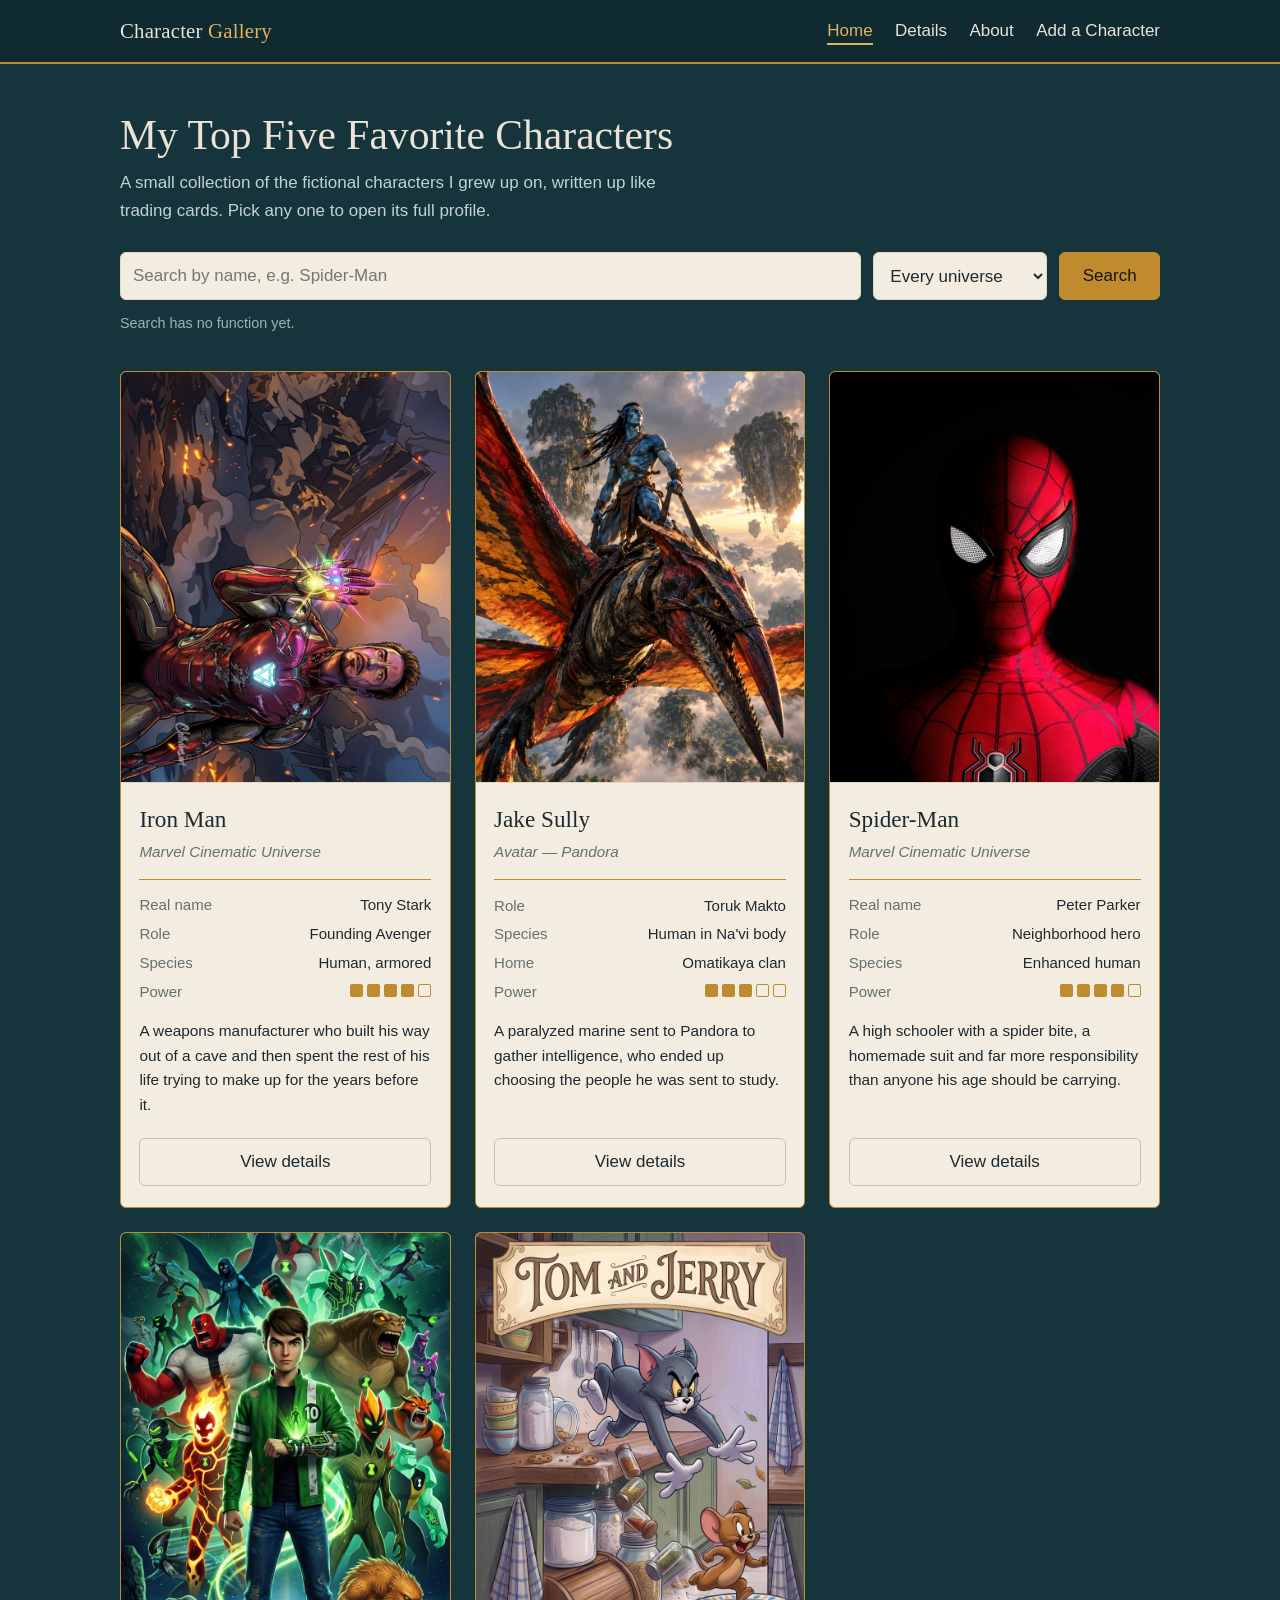
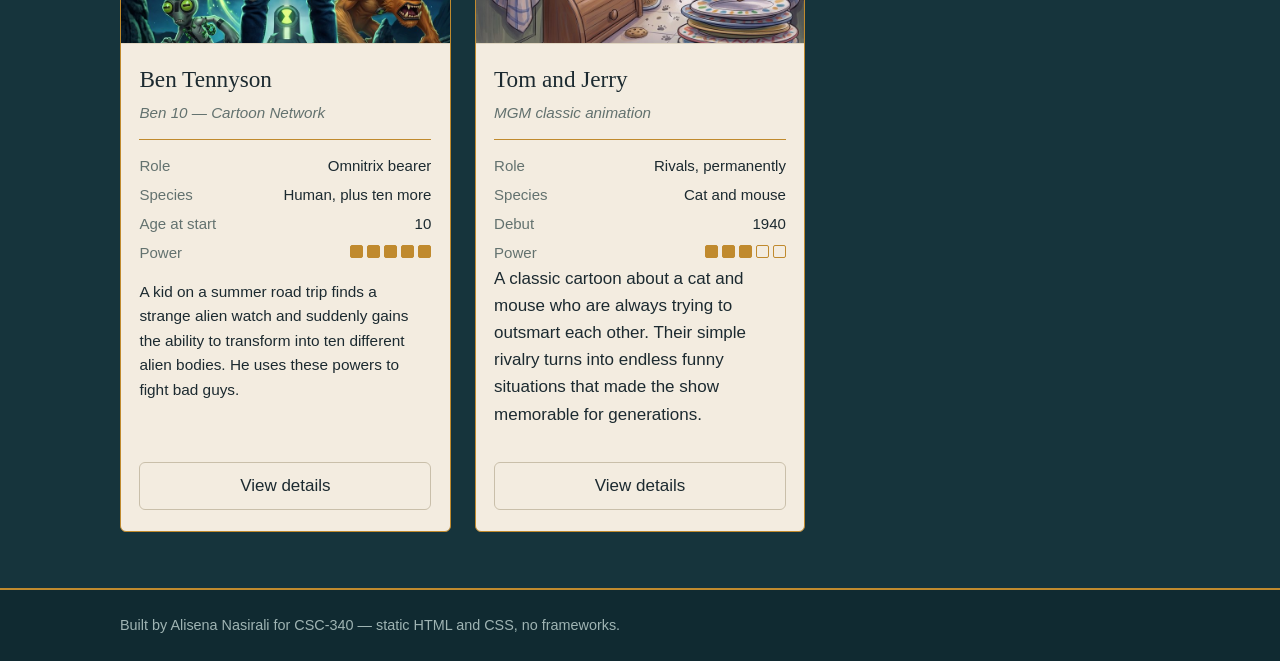
<file: index.html>
<!DOCTYPE html>
<html lang="en">

<head>
    <meta charset="UTF-8">
    <meta name="viewport" content="width=device-width, initial-scale=1">
    <title>Home | Character Gallery</title>
    <link rel="stylesheet" href="style.css">
</head>

<body>

    <!-- Navigation: the same on all four pages -->
    <header class="topbar">
        <div class="wrap">
            <a class="brand" href="index.html">Character <span>Gallery</span></a>
            <nav>
                <ul class="nav-links">
                    <li><a class="here" href="index.html">Home</a></li>
                    <li><a href="detail.html">Details</a></li>
                    <li><a href="about.html">About</a></li>
                    <li><a href="new-character-form.html">Add a Character</a></li>
                </ul>
            </nav>
        </div>
    </header>

    <main class="wrap">

        <div class="page-head">
            <h1>My Top Five Favorite Characters</h1>
            <p>A small collection of the fictional characters I grew up on, written up
                like trading cards. Pick any one to open its full profile.</p>
        </div>

        <!-- Search and filter. No backend and no JavaScript yet, so nothing happens. -->
        <form class="finder" action="index.html" method="get" role="search">
            <label class="visually-hidden" for="q">Search by name</label>
            <input type="search" id="q" name="q" placeholder="Search by name, e.g. Spider-Man">

            <label class="visually-hidden" for="universe">Filter by universe</label>
            <select id="universe" name="universe">
                <option value="">Every universe</option>
                <option value="marvel">Marvel</option>
                <option value="pandora">Avatar / Pandora</option>
                <option value="cartoon-network">Cartoon Network</option>
                <option value="mgm">MGM classics</option>
            </select>

            <button class="btn" type="submit">Search</button>
            <p class="note">Search has no function yet.</p>
        </form>

        <!-- Character cards -->
        <div class="gallery">

            <!-- CARD 1 -->
            <div class="card">
                <img class="crop-left" src="images/iron-man.jpg" alt="Iron Man in his red and gold armor">
                <div class="card-body">
                    <h2>Iron Man</h2>
                    <p class="universe">Marvel Cinematic Universe</p>
                    <dl class="stats">
                        <dt>Real name</dt>
                        <dd>Tony Stark</dd>
                        <dt>Role</dt>
                        <dd>Founding Avenger</dd>
                        <dt>Species</dt>
                        <dd>Human, armored</dd>
                        <dt>Power</dt>
                        <dd><span class="pips">
                                <span class="on"></span><span class="on"></span><span class="on"></span><span
                                    class="on"></span><span></span>
                            </span></dd>
                    </dl>
                    <p class="blurb">A weapons manufacturer who built his way out of a cave
                        and then spent the rest of his life trying to make up for the years
                        before it.</p>
                    <a class="btn btn-quiet" href="detail.html">View details</a>
                </div>
            </div>

            <!-- CARD 2 -->
            <div class="card">
                <img src="images/jake-sully.jpg" alt="Jake Sully in his Na'vi avatar body">
                <div class="card-body">
                    <h2>Jake Sully</h2>
                    <p class="universe">Avatar — Pandora</p>
                    <dl class="stats">
                        <dt>Role</dt>
                        <dd>Toruk Makto</dd>
                        <dt>Species</dt>
                        <dd>Human in Na'vi body</dd>
                        <dt>Home</dt>
                        <dd>Omatikaya clan</dd>
                        <dt>Power</dt>
                        <dd><span class="pips">
                                <span class="on"></span><span class="on"></span><span
                                    class="on"></span><span></span><span></span>
                            </span></dd>
                    </dl>
                    <p class="blurb">A paralyzed marine sent to Pandora to gather intelligence,
                        who ended up choosing the people he was sent to study.</p>
                    <a class="btn btn-quiet" href="detail.html">View details</a>
                </div>
            </div>

            <!-- CARD 3 -->
            <div class="card">
                <img src="images/spider-man.jpg" alt="Spider-Man perched on a rooftop ledge">
                <div class="card-body">
                    <h2>Spider-Man</h2>
                    <p class="universe">Marvel Cinematic Universe</p>
                    <dl class="stats">
                        <dt>Real name</dt>
                        <dd>Peter Parker</dd>
                        <dt>Role</dt>
                        <dd>Neighborhood hero</dd>
                        <dt>Species</dt>
                        <dd>Enhanced human</dd>
                        <dt>Power</dt>
                        <dd><span class="pips">
                                <span class="on"></span><span class="on"></span><span class="on"></span><span
                                    class="on"></span><span></span>
                            </span></dd>
                    </dl>
                    <p class="blurb">A high schooler with a spider bite, a homemade suit and
                        far more responsibility than anyone his age should be carrying.</p>
                    <a class="btn btn-quiet" href="detail.html">View details</a>
                </div>
            </div>

            <!-- CARD 4 -->
            <div class="card">
                <img src="images/ben-tennyson.jpg" alt="Ben Tennyson wearing the Omnitrix">
                <div class="card-body">
                    <h2>Ben Tennyson</h2>
                    <p class="universe">Ben 10 — Cartoon Network</p>
                    <dl class="stats">
                        <dt>Role</dt>
                        <dd>Omnitrix bearer</dd>
                        <dt>Species</dt>
                        <dd>Human, plus ten more</dd>
                        <dt>Age at start</dt>
                        <dd>10</dd>
                        <dt>Power</dt>
                        <dd><span class="pips">
                                <span class="on"></span><span class="on"></span><span class="on"></span><span
                                    class="on"></span><span class="on"></span>
                            </span></dd>
                    </dl>
                    <p class="blurb">A kid on a summer road trip finds a strange alien watch and suddenly gains the
                        ability to transform into ten different alien bodies. He uses these powers to fight bad guys.
                    </p>
                    <a class="btn btn-quiet" href="detail.html">View details</a>
                </div>
            </div>

            <!-- CARD 5 -->
            <div class="card">
                <img src="images/tom-and-jerry.jpg" alt="Tom the cat chasing Jerry the mouse">
                <div class="card-body">
                    <h2>Tom and Jerry</h2>
                    <p class="universe">MGM classic animation</p>
                    <dl class="stats">
                        <dt>Role</dt>
                        <dd>Rivals, permanently</dd>
                        <dt>Species</dt>
                        <dd>Cat and mouse</dd>
                        <dt>Debut</dt>
                        <dd>1940</dd>
                        <dt>Power</dt>
                        <dd><span class="pips">
                                <span class="on"></span><span class="on"></span><span
                                    class="on"></span><span></span><span></span>
                            </span></dd>
                    </dl>A classic cartoon about a cat and mouse who are always trying to outsmart each other. Their
                    simple rivalry turns into endless funny situations that made the show memorable for generations.</p>
                    <a class="btn btn-quiet" href="detail.html">View details</a>
                </div>
            </div>

        </div>
    </main>

    <footer class="footer">
        <div class="wrap">
            <p>Built by Alisena Nasirali for CSC-340 — static HTML and CSS, no frameworks.</p>
        </div>
    </footer>

</body>

</html>
</file>
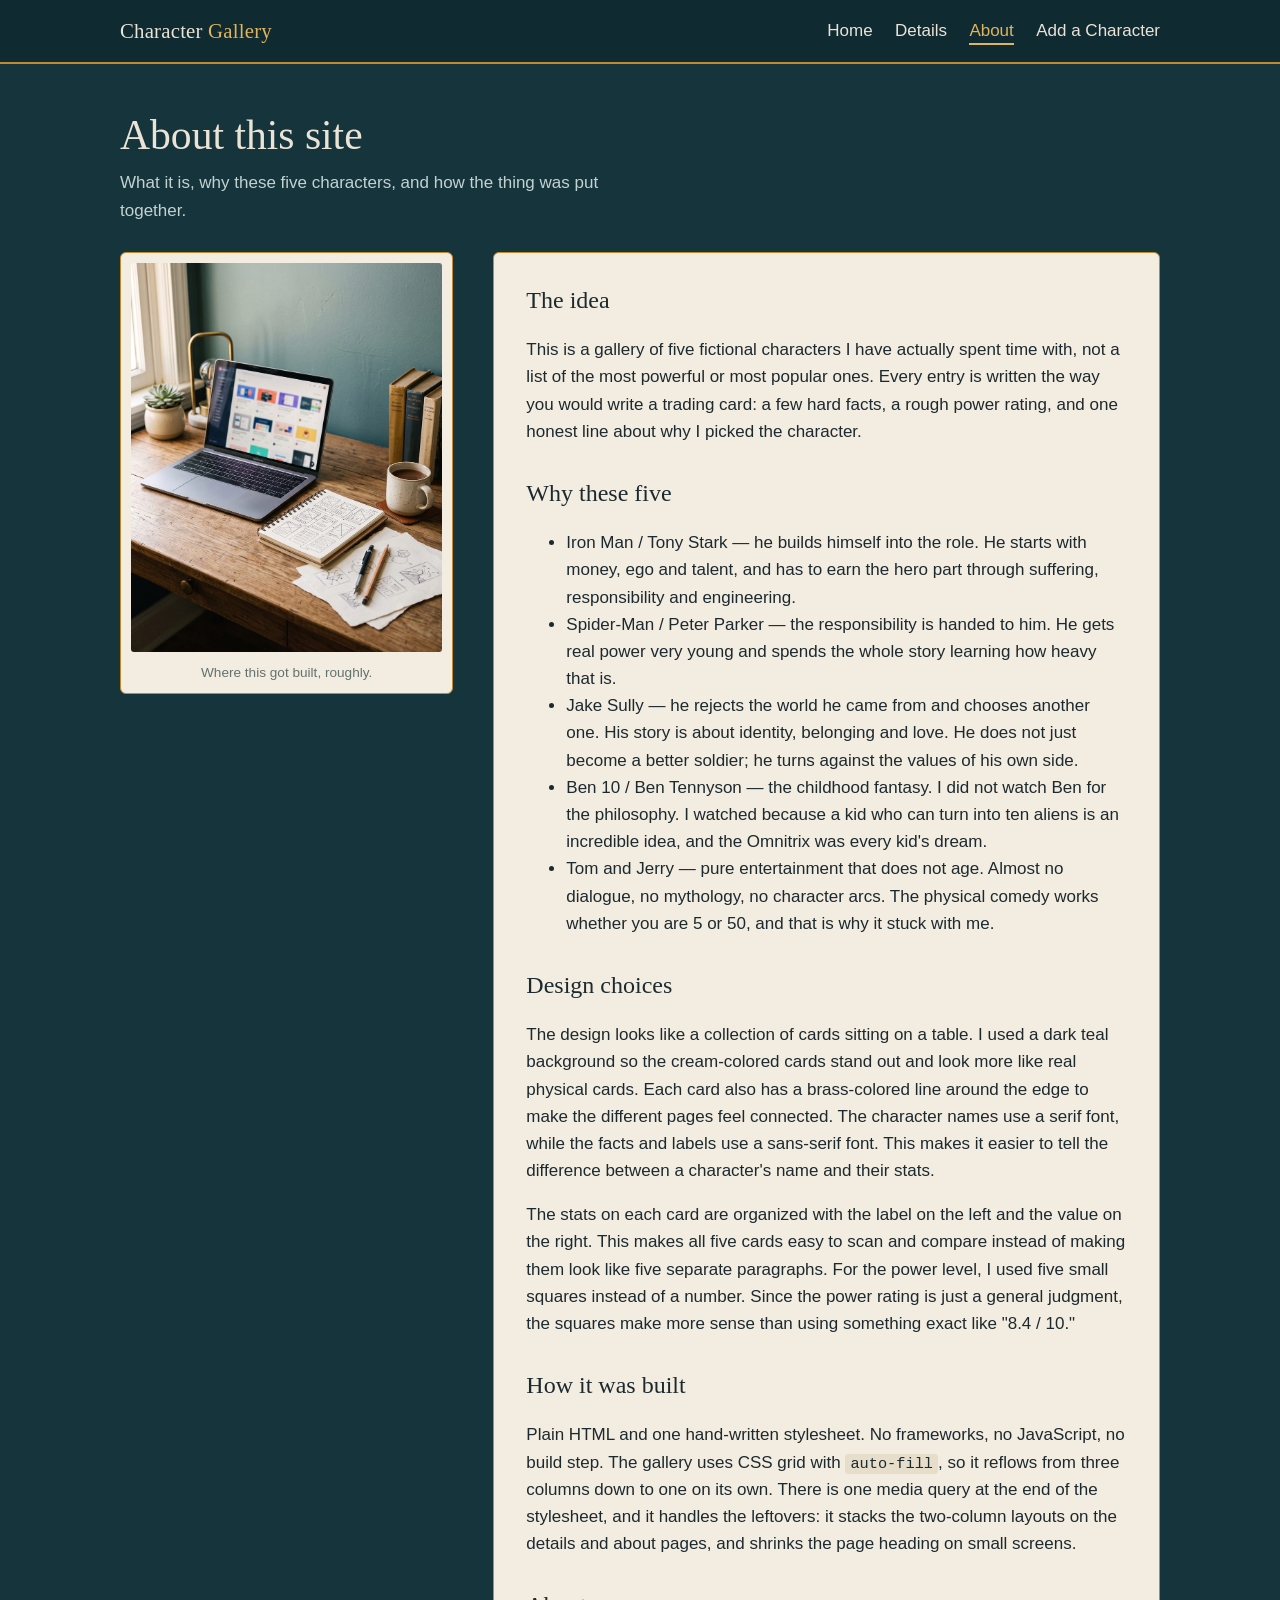
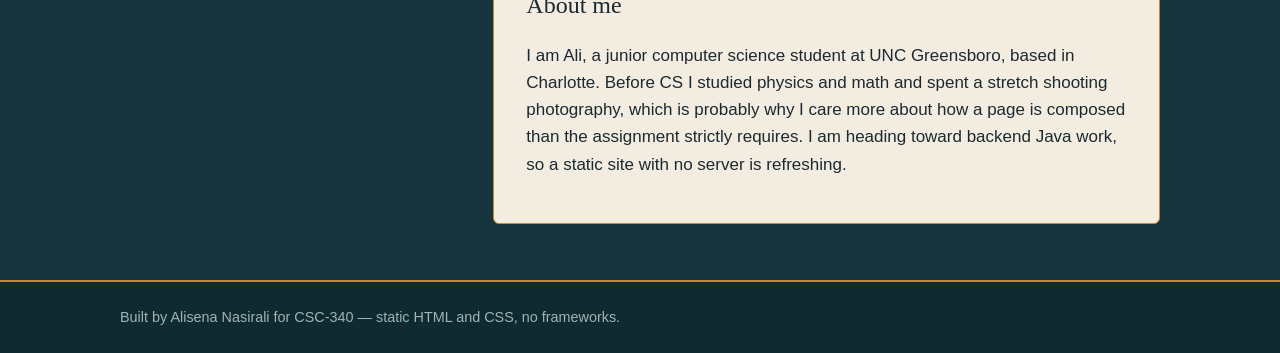
<file: about.html>
<!DOCTYPE html>
<html lang="en">

<head>
    <meta charset="UTF-8">
    <meta name="viewport" content="width=device-width, initial-scale=1">
    <title>About | Character Gallery</title>
    <link rel="stylesheet" href="style.css">
</head>

<body>

    <!-- Navigation: the same on all four pages -->
    <header class="topbar">
        <div class="wrap">
            <a class="brand" href="index.html">Character <span>Gallery</span></a>
            <nav>
                <ul class="nav-links">
                    <li><a href="index.html">Home</a></li>
                    <li><a href="detail.html">Details</a></li>
                    <li><a class="here" href="about.html">About</a></li>
                    <li><a href="new-character-form.html">Add a Character</a></li>
                </ul>
            </nav>
        </div>
    </header>

    <main class="wrap">

        <div class="page-head">
            <h1>About this site</h1>
            <p>What it is, why these five characters, and how the thing was put together.</p>
        </div>

        <div class="about">

            <figure class="portrait">
                <img src="images/about-desk.jpg"
                    alt="A laptop, a notebook of wireframe sketches and a mug on a wooden desk">
                <figcaption>Where this got built, roughly.</figcaption>
            </figure>

            <div class="prose">
                <h2 class="lead-heading">The idea</h2>
                <p>This is a gallery of five fictional characters I have actually spent time
                    with, not a list of the most powerful or most popular ones. Every entry is
                    written the way you would write a trading card: a few hard facts, a rough
                    power rating, and one honest line about why I picked the character.</p>

                <h2>Why these five</h2>
                <ul>
                    <li>Iron Man / Tony Stark — he builds himself into the role. He starts
                        with money, ego and talent, and has to earn the hero part through
                        suffering, responsibility and engineering.</li>
                    <li>Spider-Man / Peter Parker — the responsibility is handed to him. He
                        gets real power very young and spends the whole story learning how
                        heavy that is.</li>
                    <li>Jake Sully — he rejects the world he came from and chooses another
                        one. His story is about identity, belonging and love. He does not just
                        become a better soldier; he turns against the values of his own side.</li>
                    <li>Ben 10 / Ben Tennyson — the childhood fantasy. I did not watch Ben for
                        the philosophy. I watched because a kid who can turn into ten aliens is
                        an incredible idea, and the Omnitrix was every kid's dream.</li>
                    <li>Tom and Jerry — pure entertainment that does not age. Almost no
                        dialogue, no mythology, no character arcs. The physical comedy works
                        whether you are 5 or 50, and that is why it stuck with me.</li>
                </ul>

                <h2>Design choices</h2>
                <p>The design looks like a collection of cards sitting on a table. I used a
                    dark teal background so the cream-colored cards stand out and look more
                    like real physical cards. Each card also has a brass-colored line around
                    the edge to make the different pages feel connected. The character names
                    use a serif font, while the facts and labels use a sans-serif font. This
                    makes it easier to tell the difference between a character's name and
                    their stats.</p>
                <p>The stats on each card are organized with the label on the left and the
                    value on the right. This makes all five cards easy to scan and compare
                    instead of making them look like five separate paragraphs. For the power
                    level, I used five small squares instead of a number. Since the power
                    rating is just a general judgment, the squares make more sense than using
                    something exact like "8.4 / 10."</p>

                <h2>How it was built</h2>
                <p>Plain HTML and one hand-written stylesheet. No frameworks, no JavaScript,
                    no build step. The gallery uses CSS grid with <code>auto-fill</code>, so it
                    reflows from three columns down to one on its own. There is one media
                    query at the end of the stylesheet, and it handles the leftovers: it
                    stacks the two-column layouts on the details and about pages, and shrinks
                    the page heading on small screens.</p>

                <h2>About me</h2>
                <p>I am Ali, a junior computer science student at UNC Greensboro, based in
                    Charlotte. Before CS I studied physics and math and spent a stretch
                    shooting photography, which is probably why I care more about how a page
                    is composed than the assignment strictly requires. I am heading toward
                    backend Java work, so a static site with no server is refreshing.</p>
            </div>
        </div>
    </main>

    <footer class="footer">
        <div class="wrap">
            <p>Built by Alisena Nasirali for CSC-340 — static HTML and CSS, no frameworks.</p>
        </div>
    </footer>

</body>

</html>
</file>
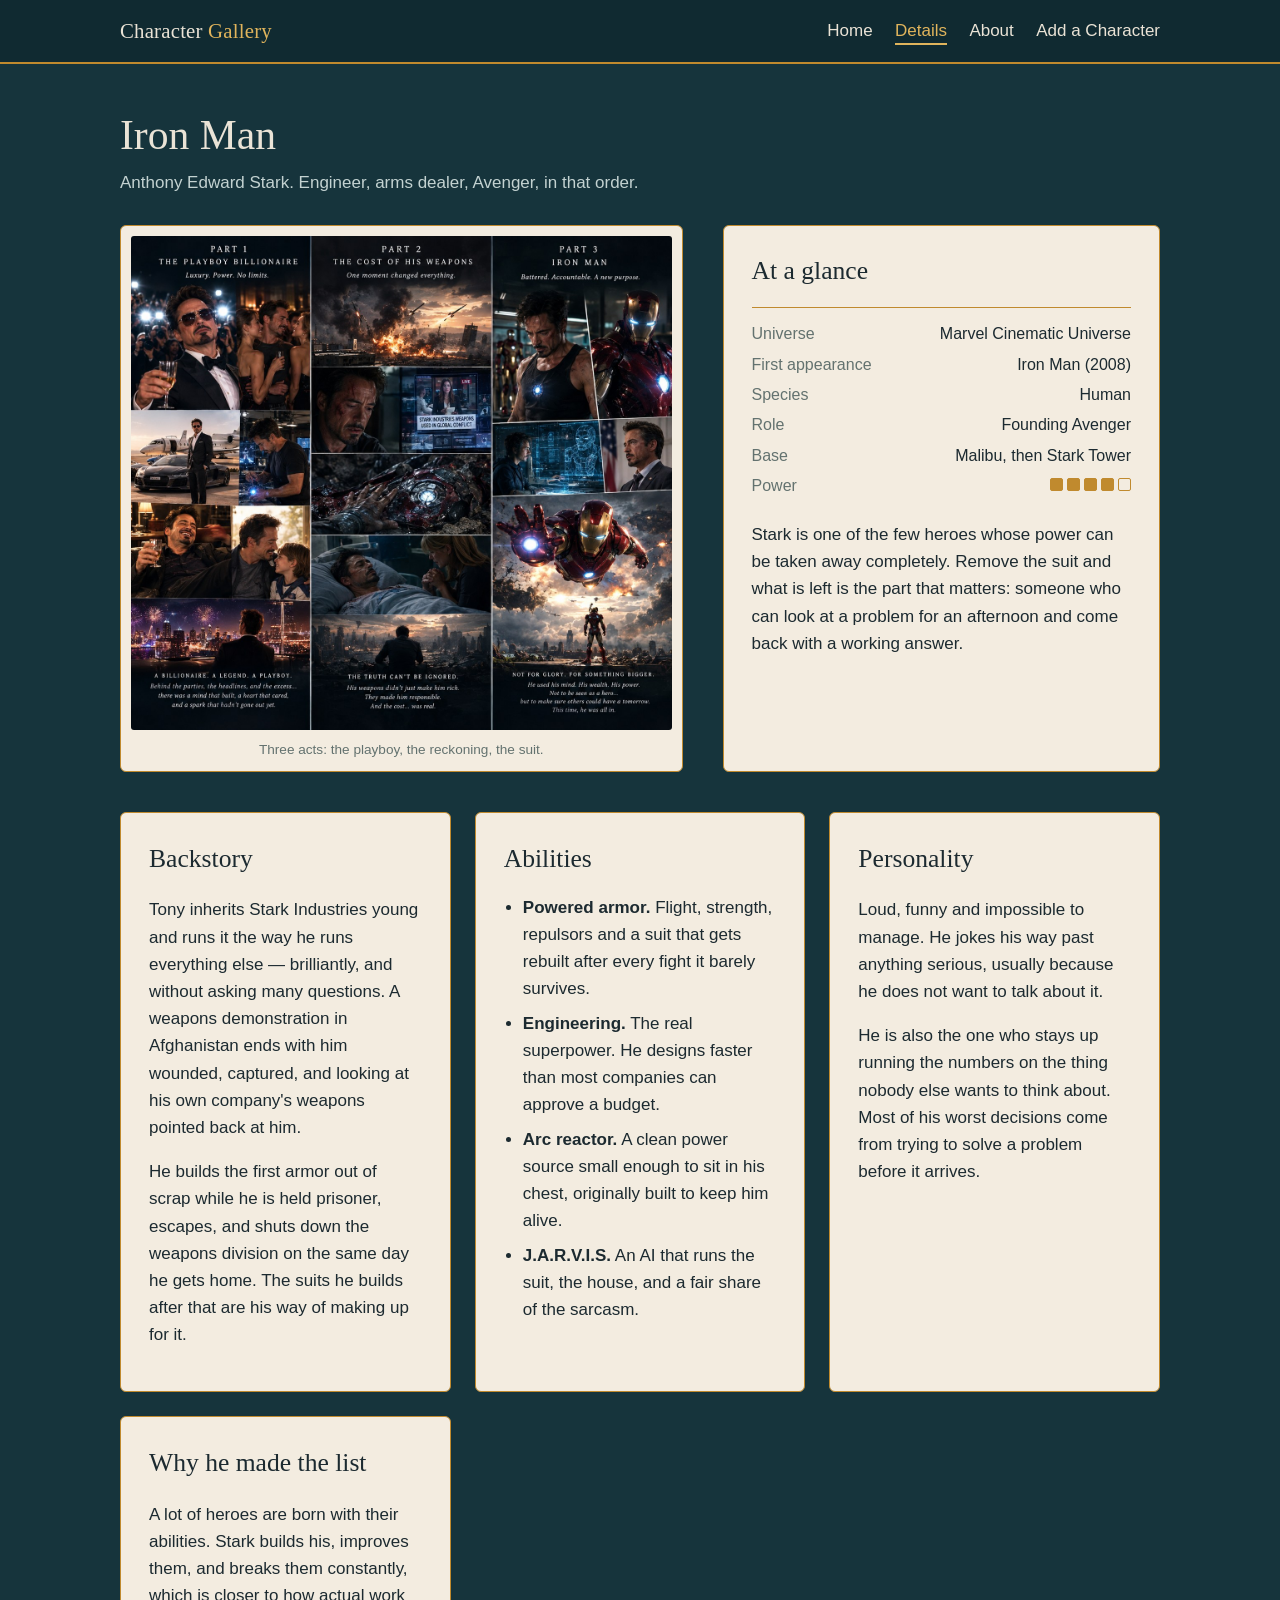
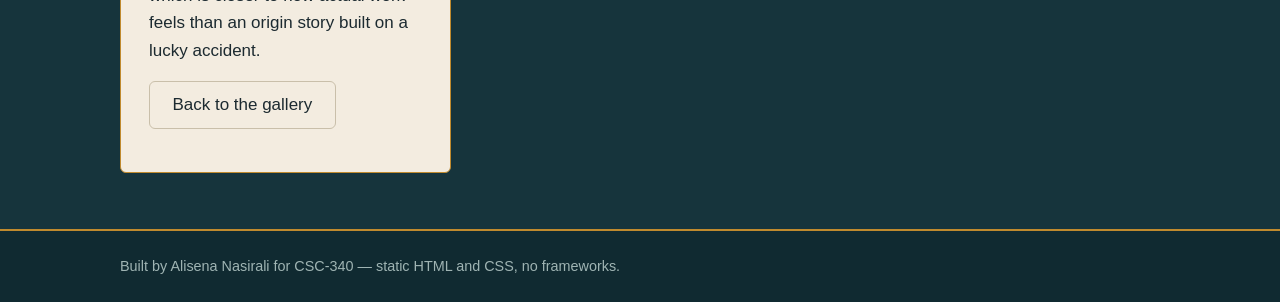
<file: detail.html>
<!DOCTYPE html>
<html lang="en">

<head>
    <meta charset="UTF-8">
    <meta name="viewport" content="width=device-width, initial-scale=1">
    <title>Iron Man | Character Gallery</title>
    <link rel="stylesheet" href="style.css">
</head>

<body>

    <!-- Navigation: the same on all four pages -->
    <header class="topbar">
        <div class="wrap">
            <a class="brand" href="index.html">Character <span>Gallery</span></a>
            <nav>
                <ul class="nav-links">
                    <li><a href="index.html">Home</a></li>
                    <li><a class="here" href="detail.html">Details</a></li>
                    <li><a href="about.html">About</a></li>
                    <li><a href="new-character-form.html">Add a Character</a></li>
                </ul>
            </nav>
        </div>
    </header>

    <main class="wrap">

        <div class="page-head">
            <h1>Iron Man</h1>
            <p>Anthony Edward Stark. Engineer, arms dealer, Avenger, in that order.</p>
        </div>

        <div class="profile">

            <figure class="portrait">
                <img src="images/iron-man-journey.jpg"
                    alt="Three panels showing Tony Stark as a billionaire, then wounded and reckoning with his weapons, then as Iron Man">
                <figcaption>Three acts: the playboy, the reckoning, the suit.</figcaption>
            </figure>

            <div class="sheet">
                <h2>At a glance</h2>
                <dl class="stats">
                    <dt>Universe</dt>
                    <dd>Marvel Cinematic Universe</dd>
                    <dt>First appearance</dt>
                    <dd>Iron Man (2008)</dd>
                    <dt>Species</dt>
                    <dd>Human</dd>
                    <dt>Role</dt>
                    <dd>Founding Avenger</dd>
                    <dt>Base</dt>
                    <dd>Malibu, then Stark Tower</dd>
                    <dt>Power</dt>
                    <dd><span class="pips">
                            <span class="on"></span><span class="on"></span><span class="on"></span><span
                                class="on"></span><span></span>
                        </span></dd>
                </dl>
                <p>Stark is one of the few heroes whose power can be taken away completely.
                    Remove the suit and what is left is the part that matters: someone who can
                    look at a problem for an afternoon and come back with a working answer.</p>
            </div>
        </div>

        <div class="split">

            <div class="sheet">
                <h2>Backstory</h2>
                <p>Tony inherits Stark Industries young and runs it the way he runs
                    everything else — brilliantly, and without asking many questions. A
                    weapons demonstration in Afghanistan ends with him wounded, captured,
                    and looking at his own company's weapons pointed back at him.</p>
                <p>He builds the first armor out of scrap while he is held prisoner, escapes,
                    and shuts down the weapons division on the same day he gets home. The
                    suits he builds after that are his way of making up for it.</p>
            </div>

            <div class="sheet">
                <h2>Abilities</h2>
                <ul>
                    <li><strong>Powered armor.</strong> Flight, strength, repulsors and a
                        suit that gets rebuilt after every fight it barely survives.</li>
                    <li><strong>Engineering.</strong> The real superpower. He designs faster
                        than most companies can approve a budget.</li>
                    <li><strong>Arc reactor.</strong> A clean power source small enough to
                        sit in his chest, originally built to keep him alive.</li>
                    <li><strong>J.A.R.V.I.S.</strong> An AI that runs the suit, the house,
                        and a fair share of the sarcasm.</li>
                </ul>
            </div>

            <div class="sheet">
                <h2>Personality</h2>
                <p>Loud, funny and impossible to manage. He jokes his way past anything
                    serious, usually because he does not want to talk about it.</p>
                <p>He is also the one who stays up running the numbers on the thing nobody
                    else wants to think about. Most of his worst decisions come from trying
                    to solve a problem before it arrives.</p>
            </div>

            <div class="sheet">
                <h2>Why he made the list</h2>
                <p>A lot of heroes are born with their abilities. Stark builds his, improves
                    them, and breaks them constantly, which is closer to how actual work
                    feels than an origin story built on a lucky accident.</p>
                <p><a class="btn btn-quiet" href="index.html">Back to the gallery</a></p>
            </div>

        </div>
    </main>

    <footer class="footer">
        <div class="wrap">
            <p>Built by Alisena Nasirali for CSC-340 — static HTML and CSS, no frameworks.</p>
        </div>
    </footer>

</body>

</html>
</file>
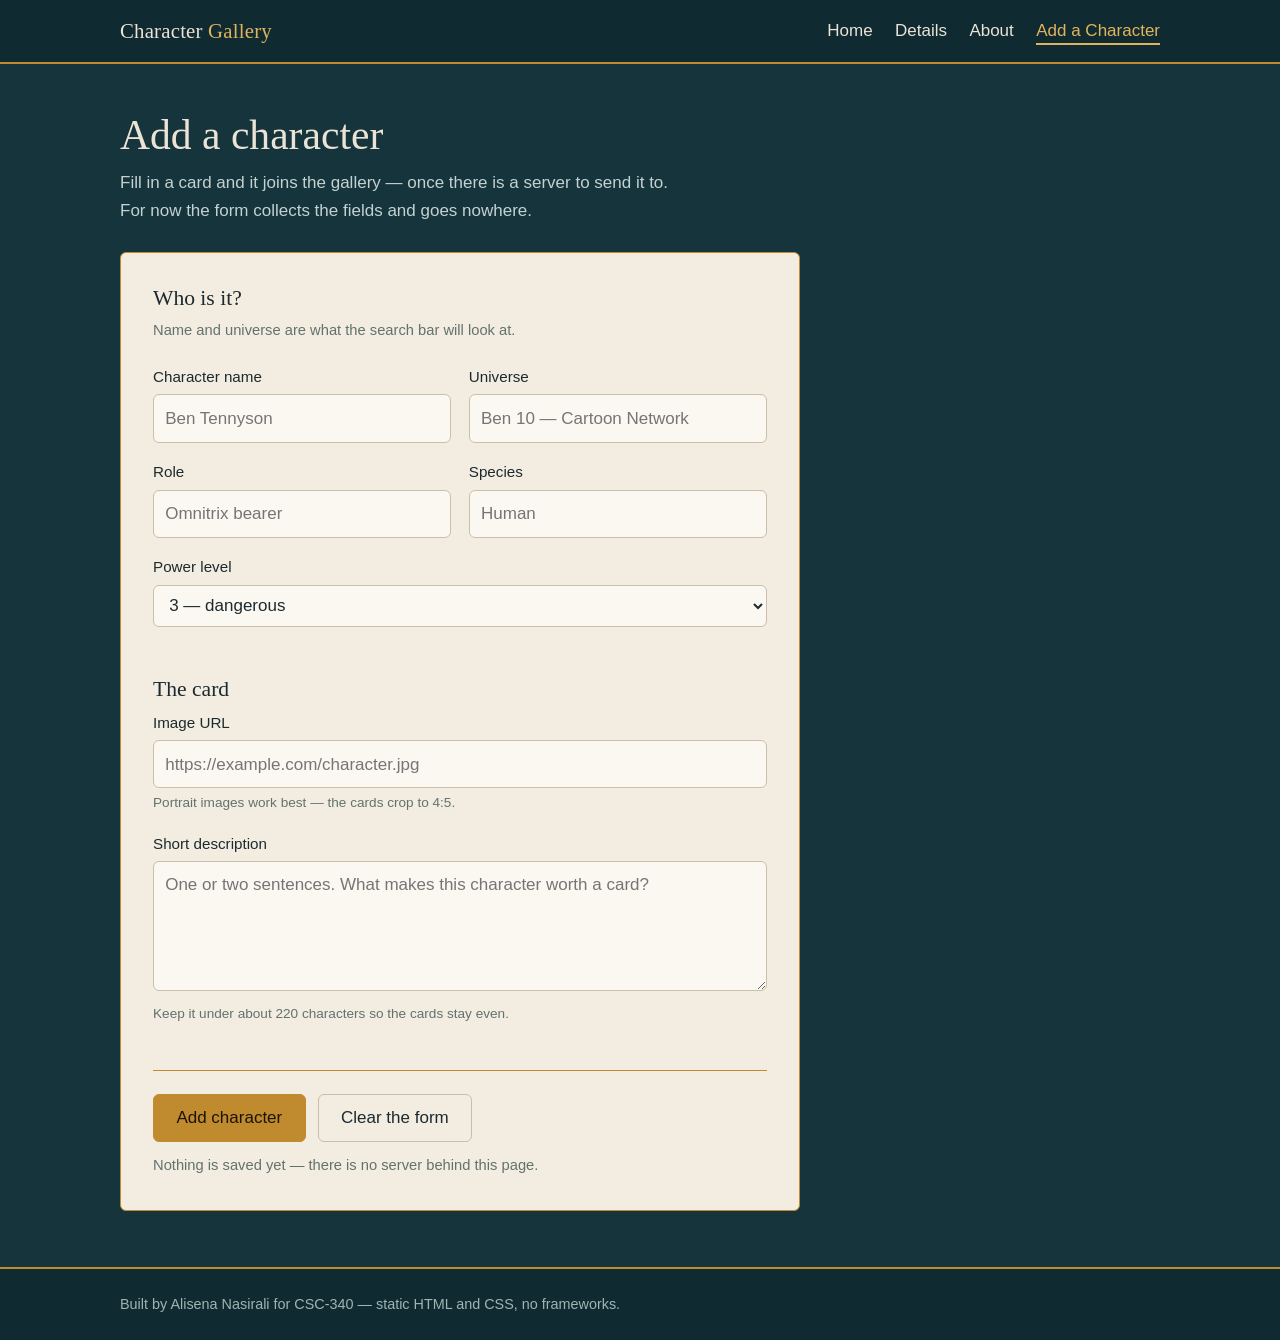
<file: new-character-form.html>
<!DOCTYPE html>
<html lang="en">

<head>
    <meta charset="UTF-8">
    <meta name="viewport" content="width=device-width, initial-scale=1">
    <title>Add a Character | Character Gallery</title>
    <link rel="stylesheet" href="style.css">
</head>

<body>

    <!-- Navigation: the same on all four pages -->
    <header class="topbar">
        <div class="wrap">
            <a class="brand" href="index.html">Character <span>Gallery</span></a>
            <nav>
                <ul class="nav-links">
                    <li><a href="index.html">Home</a></li>
                    <li><a href="detail.html">Details</a></li>
                    <li><a href="about.html">About</a></li>
                    <li><a class="here" href="new-character-form.html">Add a Character</a></li>
                </ul>
            </nav>
        </div>
    </header>

    <main class="wrap">

        <div class="page-head">
            <h1>Add a character</h1>
            <p>Fill in a card and it joins the gallery — once there is a server to send
                it to. For now the form collects the fields and goes nowhere.</p>
        </div>

        <!-- No backend yet, so the action is left empty on purpose. -->
        <form class="form-card" action="" method="post">

            <fieldset>
                <legend>Who is it?</legend>
                <p class="hint">Name and universe are what the search bar will look at.</p>

                <div class="row">
                    <div class="field">
                        <label for="name">Character name</label>
                        <input type="text" id="name" name="name" placeholder="Ben Tennyson" required>
                    </div>

                    <div class="field">
                        <label for="universe">Universe</label>
                        <input type="text" id="universe" name="universe" placeholder="Ben 10 — Cartoon Network"
                            required>
                    </div>
                </div>

                <div class="row">
                    <div class="field">
                        <label for="role">Role</label>
                        <input type="text" id="role" name="role" placeholder="Omnitrix bearer">
                    </div>

                    <div class="field">
                        <label for="species">Species</label>
                        <input type="text" id="species" name="species" placeholder="Human">
                    </div>
                </div>

                <div class="field">
                    <label for="power">Power level</label>
                    <select id="power" name="power">
                        <option value="1">1 — no powers to speak of</option>
                        <option value="2">2 — capable</option>
                        <option value="3" selected>3 — dangerous</option>
                        <option value="4">4 — heavyweight</option>
                        <option value="5">5 — rewrites the rules</option>
                    </select>
                </div>
            </fieldset>

            <fieldset>
                <legend>The card</legend>

                <div class="field">
                    <label for="image">Image URL</label>
                    <input type="url" id="image" name="image" placeholder="https://example.com/character.jpg">
                    <small class="field-hint">Portrait images work best — the cards crop to 4:5.</small>
                </div>

                <div class="field">
                    <label for="description">Short description</label>
                    <textarea id="description" name="description"
                        placeholder="One or two sentences. What makes this character worth a card?"></textarea>
                    <small class="field-hint">Keep it under about 220 characters so the cards stay even.</small>
                </div>
            </fieldset>

            <div class="actions">
                <button class="btn" type="submit">Add character</button>
                <button class="btn btn-quiet" type="reset">Clear the form</button>
                <p class="hint">Nothing is saved yet — there is no server behind this page.</p>
            </div>

        </form>
    </main>

    <footer class="footer">
        <div class="wrap">
            <p>Built by Alisena Nasirali for CSC-340 — static HTML and CSS, no frameworks.</p>
        </div>
    </footer>

</body>

</html>
</file>
<file: style.css>
/*  1. Base  */
* {
  box-sizing: border-box;
}

body {
  margin: 0;
  background-color: #16343c;
  color: #eae3d6;
  font-family: "Segoe UI", Roboto, "Helvetica Neue", Arial, sans-serif;
  font-size: 17px;
  line-height: 1.6;
}

img {
  max-width: 100%;
  display: block;
}

a {
  color: #e0b45c;
}

a:focus,
button:focus,
input:focus,
select:focus,
textarea:focus {
  outline: 3px solid #e0b45c;
  outline-offset: 2px;
}

.wrap {
  max-width: 1080px;
  margin: 0 auto;
  padding: 0 1.25rem;
}

/* 2. Navigation  */
.topbar {
  background-color: #102a31;
  border-bottom: 2px solid #c08a2e;
}

.topbar .wrap {
  display: flex;
  flex-wrap: wrap;
  align-items: center;
  justify-content: space-between;
  gap: 0.5rem 1.5rem;
  padding-top: 0.9rem;
  padding-bottom: 0.9rem;
}

.brand {
  font-family: Georgia, "Times New Roman", serif;
  font-size: 1.3rem;
  color: #eae3d6;
  text-decoration: none;
  letter-spacing: 0.01em;
}

.brand span {
  color: #e0b45c;
}

.nav-links {
  list-style: none;
  display: flex;
  flex-wrap: wrap;
  gap: 1.4rem;
  margin: 0;
  padding: 0;
}

.nav-links a {
  color: #eae3d6;
  text-decoration: none;
  padding-bottom: 3px;
  border-bottom: 2px solid transparent;
}

.nav-links a:hover {
  border-bottom-color: #c08a2e;
}

.nav-links a.here {
  color: #e0b45c;
  border-bottom-color: #e0b45c;
}

/*  3. Page header */
.page-head {
  padding: 3rem 0 1.75rem;
}

.page-head h1 {
  font-family: Georgia, "Times New Roman", serif;
  font-weight: normal;
  font-size: 2.6rem;
  line-height: 1.15;
  margin: 0 0 0.6rem;
}

.page-head p {
  margin: 0;
  max-width: 58ch;
  color: #c3d2d1;
}

/*  4. Search row  */
.finder {
  display: flex;
  flex-wrap: wrap;
  gap: 0.75rem;
  padding-bottom: 2.25rem;
}

.finder input {
  flex: 1 1 260px;
  min-width: 0;
}

.finder input,
.finder select {
  font: inherit;
  padding: 0.6rem 0.75rem;
  color: #1c2a30;
  background-color: #f3ece0;
  border: 1px solid #e0d6c2;
  border-radius: 6px;
}

.btn {
  font: inherit;
  cursor: pointer;
  padding: 0.6rem 1.4rem;
  border-radius: 6px;
  border: 1px solid #c08a2e;
  background-color: #c08a2e;
  color: #1c1405;
  text-decoration: none;
  display: inline-block;
}

.btn:hover {
  background-color: #e0b45c;
}

/* Quiet button on the dark teal background */
.btn-quiet {
  background-color: transparent;
  color: #e0b45c;
}

.btn-quiet:hover {
  background-color: #f0e4cd;
  color: #1c2a30;
}

/* Quiet button sitting on a cream panel: gold text would be unreadable there,
   so the label goes dark instead. */
.card .btn-quiet,
.sheet .btn-quiet,
.actions .btn-quiet {
  color: #1c2a30;
  border-color: #c9bfaa;
}

.card .btn-quiet:hover,
.sheet .btn-quiet:hover,
.actions .btn-quiet:hover {
  background-color: #e6ddcb;
}

.visually-hidden {
  position: absolute;
  left: -9999px;
  width: 1px;
  height: 1px;
  overflow: hidden;
}

.note {
  width: 100%;
  margin: 0;
  font-size: 0.9rem;
  color: #9fb4b3;
}

/*  5. Gallery and cards  */
.gallery {
  display: grid;
  grid-template-columns: repeat(auto-fill, minmax(285px, 1fr));
  gap: 1.5rem;
  padding-bottom: 3.5rem;
}

.card {
  background-color: #f3ece0;
  color: #1c2a30;
  border: 1px solid #c08a2e;
  border-radius: 6px;
  overflow: hidden;
  display: flex;
  flex-direction: column;
  transition: transform 0.15s ease, box-shadow 0.15s ease;
}

.card:hover {
  transform: translateY(-4px);
  box-shadow: 0 10px 22px rgba(0, 0, 0, 0.35);
}

.card img {
  width: 100%;
  aspect-ratio: 4 / 5;
  object-fit: cover;
  border-bottom: 1px solid #e0d6c2;
}

/* For photos where the subject sits left of center in the original file. */
.card img.crop-left {
  object-position: 40% center;
}

.card-body {
  padding: 1.1rem 1.15rem 1.3rem;
  display: flex;
  flex-direction: column;
  flex: 1;
}

.card h2 {
  font-family: Georgia, "Times New Roman", serif;
  font-weight: normal;
  font-size: 1.45rem;
  margin: 0;
}

.universe {
  margin: 0.15rem 0 0.9rem;
  font-size: 0.95rem;
  color: #63726f;
  font-style: italic;
}

.stats {
  margin: 0;
  padding-top: 0.85rem;
  border-top: 1px solid #c08a2e;
  display: grid;
  grid-template-columns: auto 1fr;
  gap: 0.3rem 1rem;
  font-size: 0.94rem;
}

.stats dt {
  color: #63726f;
}

.stats dd {
  margin: 0;
  text-align: right;
}

.pips {
  display: inline-flex;
  gap: 4px;
  justify-content: flex-end;
}

.pips span {
  width: 13px;
  height: 13px;
  border: 1px solid #c08a2e;
  border-radius: 2px;
  display: block;
}

.pips span.on {
  background-color: #c08a2e;
}

.blurb {
  margin: 0.95rem 0 1.25rem;
  font-size: 0.96rem;
}

.card .btn {
  margin-top: auto;
  text-align: center;
}

/* 6. Details page  */
.profile {
  display: grid;
  grid-template-columns: minmax(0, 9fr) minmax(0, 7fr);
  gap: 2.5rem;
  padding-bottom: 2.5rem;
}

.portrait {
  margin: 0;
  border: 1px solid #c08a2e;
  border-radius: 6px;
  background-color: #f3ece0;
  padding: 10px;
}

.portrait img {
  border-radius: 3px;
}

.portrait figcaption {
  padding-top: 0.6rem;
  font-size: 0.85rem;
  color: #63726f;
  text-align: center;
}

.sheet {
  background-color: #f3ece0;
  color: #1c2a30;
  border: 1px solid #c08a2e;
  border-radius: 6px;
  padding: 1.6rem 1.75rem;
}

.sheet h2 {
  font-family: Georgia, "Times New Roman", serif;
  font-weight: normal;
  font-size: 1.6rem;
  margin: 0 0 0.9rem;
}

.sheet p {
  max-width: 66ch;
}

.sheet .stats {
  font-size: 1rem;
  margin-bottom: 1.4rem;
}

.sheet ul {
  margin: 0 0 1.4rem;
  padding-left: 1.2rem;
}

.sheet li {
  margin-bottom: 0.45rem;
}

.sheet li strong {
  font-weight: 600;
}

.split {
  display: grid;
  grid-template-columns: repeat(auto-fit, minmax(280px, 1fr));
  gap: 1.5rem;
  padding-bottom: 3.5rem;
}

/*  7. About page  */
.about {
  display: grid;
  grid-template-columns: minmax(0, 4fr) minmax(0, 8fr);
  gap: 2.5rem;
  padding-bottom: 3.5rem;
  align-items: start;
}

.about .prose {
  background-color: #f3ece0;
  color: #1c2a30;
  border: 1px solid #c08a2e;
  border-radius: 6px;
  padding: 1.75rem 2rem;
}

.about .prose h2 {
  font-family: Georgia, "Times New Roman", serif;
  font-weight: normal;
  font-size: 1.5rem;
  margin: 1.8rem 0 0.6rem;
}

.about .prose .lead-heading {
  margin-top: 0;
}

.about .prose p {
  max-width: 68ch;
}

.about .prose code {
  font-family: Consolas, "Courier New", monospace;
  font-size: 0.9em;
  background-color: #e6ddcb;
  padding: 1px 5px;
  border-radius: 3px;
}

/* 8. Form page */
.form-card {
  background-color: #f3ece0;
  color: #1c2a30;
  border: 1px solid #c08a2e;
  border-radius: 6px;
  padding: 1.75rem 2rem 2rem;
  max-width: 680px;
  margin-bottom: 3.5rem;
}

.form-card fieldset {
  border: none;
  padding: 0;
  margin: 0 0 1.75rem;
}

.form-card legend {
  font-family: Georgia, "Times New Roman", serif;
  font-size: 1.35rem;
  padding: 0;
  margin-bottom: 0.25rem;
}

.hint {
  margin: 0 0 1.4rem;
  font-size: 0.92rem;
  color: #63726f;
}

.field {
  margin-bottom: 1.1rem;
}

.field label {
  display: block;
  margin-bottom: 0.3rem;
  font-size: 0.95rem;
}

.field input,
.field select,
.field textarea {
  font: inherit;
  width: 100%;
  padding: 0.6rem 0.7rem;
  color: #1c2a30;
  background-color: #fbf8f2;
  border: 1px solid #c9bfaa;
  border-radius: 6px;
}

.field textarea {
  min-height: 130px;
  resize: vertical;
}

.field-hint {
  display: block;
  margin-top: 0.25rem;
  font-size: 0.85rem;
  color: #63726f;
}

.row {
  display: grid;
  grid-template-columns: repeat(auto-fit, minmax(220px, 1fr));
  gap: 0 1.1rem;
}

.actions {
  display: flex;
  flex-wrap: wrap;
  gap: 0.75rem;
  align-items: center;
  border-top: 1px solid #c08a2e;
  padding-top: 1.4rem;
}

.actions .hint {
  margin: 0;
}

/*  9. Footer  */
.footer {
  background-color: #102a31;
  border-top: 2px solid #c08a2e;
  padding: 1.5rem 0;
  font-size: 0.9rem;
  color: #9fb4b3;
}

.footer p {
  margin: 0;
}

/*  10. Small screens */
@media (max-width: 760px) {
  .page-head {
    padding-top: 2rem;
  }

  .page-head h1 {
    font-size: 2.1rem;
  }

  .profile,
  .about {
    grid-template-columns: 1fr;
    gap: 1.5rem;
  }
}
</file>
